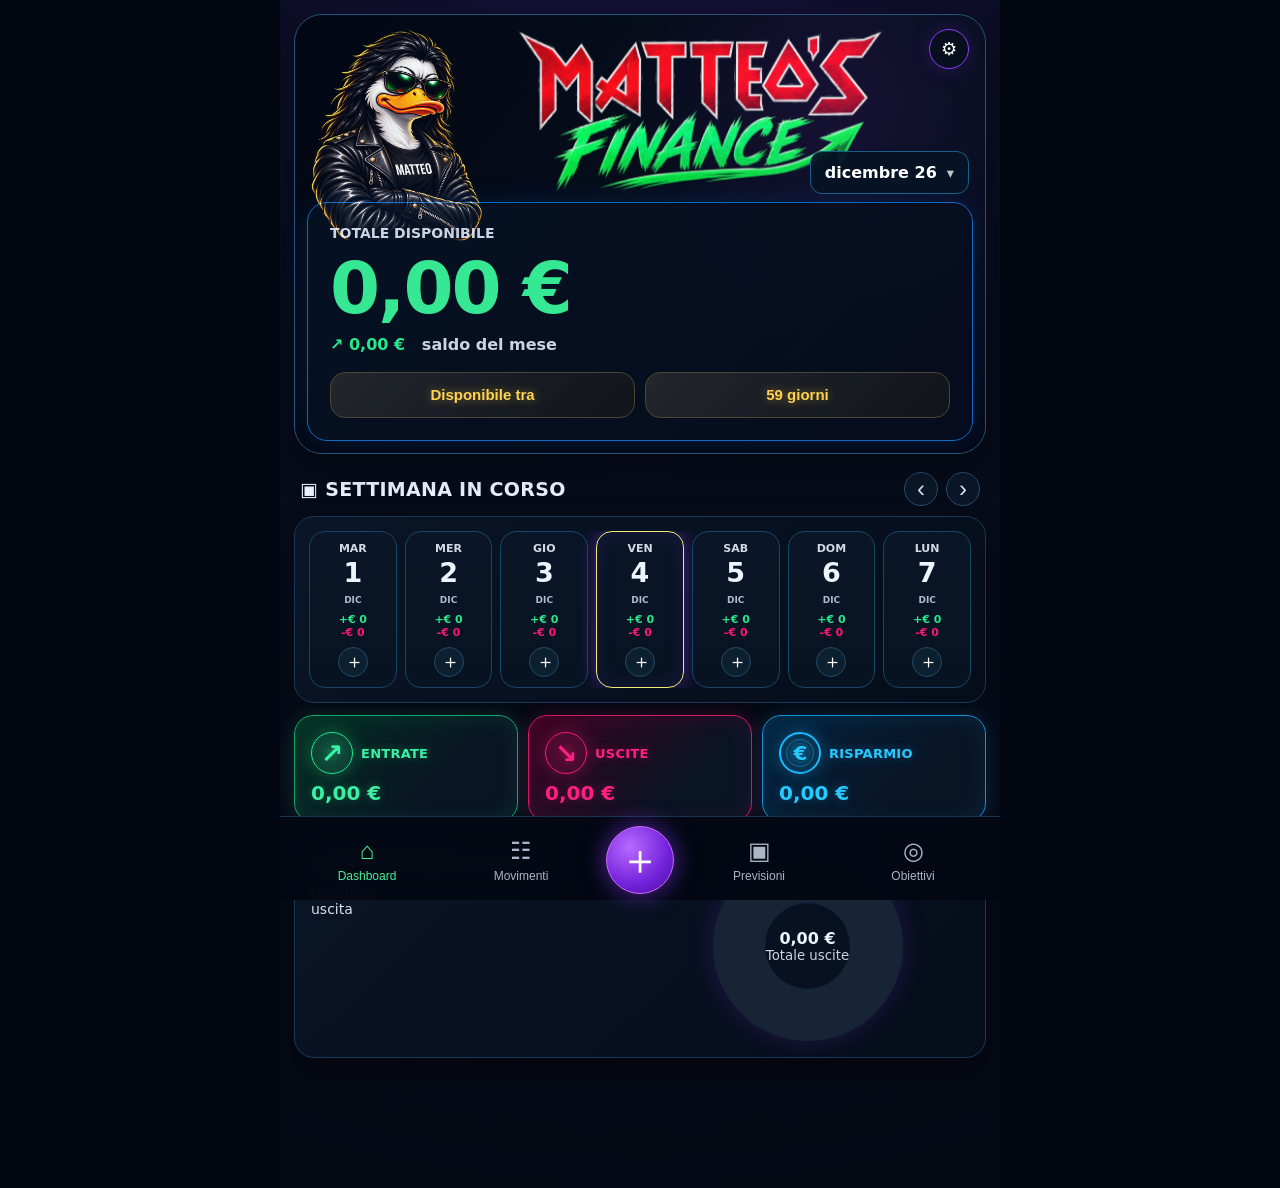
<file: index.html>
<!doctype html>
<html lang="it">
<head>
  <meta charset="utf-8" />
  <meta name="viewport" content="width=device-width, initial-scale=1, viewport-fit=cover" />
  <meta name="theme-color" content="#050b18" />
  <title>Matteo's Finance</title>
  <link rel="manifest" href="manifest.webmanifest" />
  <link rel="icon" type="image/png" sizes="32x32" href="icons/favicon-32.png" />
  <link rel="apple-touch-icon" sizes="180x180" href="apple-touch-icon.png" />
  <link rel="stylesheet" href="styles.css" />
</head>
<body>
  <div class="app-shell">
    <main id="app" class="app"></main>
    <nav class="bottom-nav" aria-label="Navigazione principale">
      <button data-nav="dashboard" class="nav-item active"><span>⌂</span><small>Dashboard</small></button>
      <button data-nav="movements" class="nav-item"><span>☷</span><small>Movimenti</small></button>
      <button id="quickAdd" class="quick-add" aria-label="Aggiungi movimento">＋</button>
      <button data-nav="forecasts" class="nav-item"><span>▣</span><small>Previsioni</small></button>
      <button data-nav="goals" class="nav-item"><span>◎</span><small>Obiettivi</small></button>
    </nav>
  </div>

  <div id="modalRoot"></div>
  <script src="app.js?v=63"></script>
</body>
</html>
</file>
<file: styles.css>
:root{
  --bg:#050b18;--panel:#091425;--panel2:#0b1629;--line:#183858;--text:#edf4ff;--muted:#aeb8ca;
  --green:#29e88b;--pink:#ff1675;--blue:#18b9ff;--purple:#8c39ff;--yellow:#ffd34f;--danger:#ff5267;
  --shadow:0 14px 34px rgba(0,0,0,.32);--radius:22px;--font:Inter,ui-sans-serif,system-ui,-apple-system,BlinkMacSystemFont,"Segoe UI",sans-serif;
}
*{box-sizing:border-box} html,body{margin:0;background:#020611;color:var(--text);font-family:var(--font)}
body{min-height:100vh}.app-shell{max-width:720px;margin:auto;min-height:100vh;background:radial-gradient(circle at 50% -10%,#17103b 0,#070c1a 44%,#050914 100%);padding-bottom:96px;overflow:hidden}
.app{padding:14px 14px 34px}.page{display:none;animation:fade .2s ease}.page.active{display:block}@keyframes fade{from{opacity:.3;transform:translateY(5px)}to{opacity:1;transform:none}}
/* Header definitivo: ordinato, senza slogan e senza elementi sovrapposti */
.hero{position:relative;min-height:430px;border:1px solid #22557d;border-radius:28px;overflow:hidden;background:radial-gradient(circle at 78% 22%,rgba(92,30,150,.22),transparent 32%),linear-gradient(135deg,#030817 0%,#07101f 58%,#090d25 100%);box-shadow:var(--shadow)}
.hero::before{content:"";position:absolute;inset:0;background:linear-gradient(180deg,rgba(0,0,0,.03),rgba(1,6,15,.15) 35%,rgba(2,6,15,.72));pointer-events:none}
.hero::after{content:"";position:absolute;left:0;right:0;top:0;height:205px;background:linear-gradient(90deg,rgba(0,0,0,.12),transparent 62%);pointer-events:none}
.duck-art{position:absolute;left:-4%;top:-10px;width:44%;max-height:245px;object-fit:cover;object-position:left top;mix-blend-mode:screen;opacity:.98;z-index:1}
.brand{position:absolute;left:38%;top:28px;z-index:3;line-height:.78;text-transform:uppercase;letter-spacing:-1px;transform:skew(-5deg);filter:drop-shadow(0 0 14px rgba(0,0,0,.6))}
.brand .matteo{display:block;font-size:clamp(25px,7vw,48px);font-weight:950;color:#eef4ff;letter-spacing:-2px;text-shadow:3px 3px 0 #10151f,0 0 14px rgba(255,255,255,.18)}
.brand .finance{display:block;font-size:clamp(42px,11vw,72px);font-weight:950;color:#2cf08b;font-style:italic;letter-spacing:-4px;text-shadow:2px 3px 0 #0c5b3d,0 0 24px rgba(41,232,139,.32)}
.hero-actions{position:absolute;right:18px;top:16px;z-index:5;display:flex;gap:10px}.icon-btn{width:48px;height:48px;border-radius:50%;border:1px solid #8c39ff;background:#07101ee8;color:white;font-size:20px;cursor:pointer;box-shadow:0 0 20px rgba(140,57,255,.18)}
.month-select{position:absolute;right:18px;top:90px;z-index:5;border:1px solid #16618b;background:#071525f2;color:#fff;padding:11px 14px;border-radius:14px;font-weight:800;max-width:180px}
.wallet-art{position:absolute;right:-7%;top:120px;width:50%;height:190px;object-fit:cover;object-position:right top;opacity:.72;mix-blend-mode:screen;z-index:1}
.balance-card{position:absolute;left:12px;right:12px;bottom:12px;z-index:4;padding:22px;border:1px solid #0e6bc2;border-radius:20px;background:linear-gradient(135deg,rgba(5,18,35,.96),rgba(7,13,30,.9));box-shadow:0 0 28px rgba(0,114,255,.16);backdrop-filter:blur(5px)}
.balance-label{font-size:14px;font-weight:800;color:#cbd4e4}.balance-value{font-size:clamp(44px,13vw,72px);font-weight:900;color:#36e793;letter-spacing:-2px;margin:5px 0}.balance-delta{font-weight:700;color:#cbd4e4}.positive{color:var(--green)}.negative{color:var(--pink)}
.balance-buttons{display:grid;grid-template-columns:1fr 1fr;gap:10px;margin-top:18px}.big-btn,.primary-btn,.secondary-btn,.danger-btn{border:1px solid #25405d;border-radius:15px;padding:14px 16px;font-weight:800;color:#fff;background:#101c2f;cursor:pointer;font-size:15px}.big-btn.income{border-color:#0ca86a;background:linear-gradient(90deg,#063829,#08271f)}.big-btn.expense{border-color:#bc135a;background:linear-gradient(90deg,#30101f,#2a0716)}.primary-btn{background:linear-gradient(135deg,#9b39ff,#5d1fe0);border-color:#a95cff}.danger-btn{background:#34121c;border-color:#9b2646}.secondary-btn{background:#101b2b}
.section{margin-top:14px}.section-title{display:flex;align-items:center;justify-content:space-between;margin:18px 6px 10px;font-size:19px;font-weight:900;letter-spacing:.3px}.panel{background:linear-gradient(135deg,rgba(10,21,39,.96),rgba(5,13,26,.94));border:1px solid #193858;border-radius:20px;box-shadow:var(--shadow)}
.week-panel{padding:14px}.week-grid{display:grid;grid-template-columns:repeat(7,1fr);gap:8px}.day-card{min-height:132px;border:1px solid #174567;border-radius:16px;padding:10px 5px;text-align:center;background:linear-gradient(180deg,#0a1527,#081322)}.day-card.today{border-color:#9b39ff;box-shadow:0 0 18px rgba(140,57,255,.45),inset 0 0 20px rgba(140,57,255,.12)}.day-name{font-size:11px;font-weight:800;color:#d3dae5}.day-num{font-size:27px;font-weight:900;margin:2px 0 8px}.day-in,.day-out{font-size:11px;font-weight:800;white-space:nowrap}.day-plus{margin-top:8px;border:1px solid #214b68;background:#0d2031;color:#fff;border-radius:50%;width:30px;height:30px;font-size:19px;cursor:pointer}
.stats-grid{display:grid;grid-template-columns:repeat(3,1fr);gap:10px;margin-top:12px}.stat-card{padding:16px;border-radius:19px;border:1px solid;background:#091424}.stat-card.green{border-color:#0fa66e;box-shadow:inset 0 0 24px rgba(41,232,139,.08)}.stat-card.pink{border-color:#b90e57;box-shadow:inset 0 0 24px rgba(255,22,117,.08)}.stat-card.blue{border-color:#1479c6;box-shadow:inset 0 0 24px rgba(24,185,255,.08)}.stat-card b{display:block;font-size:13px}.stat-card strong{display:block;font-size:20px;margin-top:7px}.stat-card small{color:var(--muted)}
.chart-panel{display:grid;grid-template-columns:1fr 1fr;gap:12px;padding:16px;margin-top:12px}.legend{list-style:none;padding:0;margin:0}.legend li{display:grid;grid-template-columns:12px 1fr auto auto;gap:8px;align-items:center;padding:4px 0;color:#d8dfeb;font-size:14px}.dot{width:10px;height:10px;border-radius:50%}.donut{width:190px;height:190px;border-radius:50%;margin:auto;background:conic-gradient(#7a21ff 0 40%,#ff1675 40% 60%,#159fff 60% 75%,#29e88b 75% 90%,#ffd34f 90% 100%);position:relative;box-shadow:0 0 26px rgba(140,57,255,.2)}.donut:after{content:"";position:absolute;inset:27%;background:#08111f;border-radius:50%;box-shadow:inset 0 0 0 1px #172b43}.donut-center{position:absolute;inset:0;z-index:2;display:flex;flex-direction:column;justify-content:center;align-items:center;text-align:center;font-weight:900}.donut-center small{color:#c9d2e0;font-weight:500}
.bottom-nav{position:fixed;left:50%;bottom:0;transform:translateX(-50%);width:min(720px,100%);height:84px;padding:9px 10px calc(9px + env(safe-area-inset-bottom));display:grid;grid-template-columns:1fr 1fr 84px 1fr 1fr;align-items:center;background:rgba(3,8,18,.95);backdrop-filter:blur(18px);border-top:1px solid #173553;z-index:20}.nav-item{height:62px;border:0;background:transparent;color:#aab5c7;display:flex;flex-direction:column;gap:4px;align-items:center;justify-content:center;cursor:pointer;font-size:24px}.nav-item small{font-size:12px}.nav-item.active{color:#47ee9a}.quick-add{width:68px;height:68px;border-radius:50%;border:1px solid #d36cff;background:radial-gradient(circle at 35% 30%,#b969ff,#7020d8 62%,#451196);color:white;font-size:42px;line-height:1;box-shadow:0 0 24px rgba(140,57,255,.6);cursor:pointer;margin:auto}
.page-head{display:flex;justify-content:space-between;align-items:center;margin:8px 0 18px}.page-head h1{margin:0;font-size:30px}
.month-control{display:flex;align-items:center;gap:10px;justify-content:center;margin:14px 0}.month-control button{border:1px solid #20415f;background:#0a1526;color:white;width:44px;height:44px;border-radius:50%;font-size:22px;cursor:pointer}.month-control select{flex:1;max-width:320px;background:#0b1628;border:1px solid #31516e;color:white;border-radius:14px;padding:12px;font-weight:800;text-align:center}
.forecast-card{padding:16px}.forecast-row{display:flex;justify-content:space-between;padding:11px 0;border-bottom:1px solid #152a42}.forecast-row:last-child{border-bottom:0}.forecast-note{margin-top:12px;padding:12px;border:1px solid #174f85;background:#08192e;border-radius:12px;color:#c7d8ef;font-size:13px}.events-list{display:grid;gap:10px}.event-row,.movement-row{padding:14px;border:1px solid #193a58;border-radius:16px;background:#081424;display:grid;grid-template-columns:54px 1fr auto;gap:12px;align-items:center}.event-icon{width:48px;height:48px;border-radius:14px;display:grid;place-items:center;background:#10253a;font-size:23px}.event-meta b{display:block}.event-meta small{color:var(--muted)}.event-actions{display:flex;gap:8px}.mini-btn{border:0;background:#102036;color:#d7e1ee;border-radius:9px;padding:8px;cursor:pointer}.mini-btn.delete{color:#ff5c78}
.bar-chart{height:220px;padding:20px;display:flex;align-items:flex-end;gap:14px;border-top:1px solid #172c46;margin-top:12px}.bar{flex:1;min-height:20px;border-radius:8px 8px 2px 2px;background:linear-gradient(180deg,#38e4aa,#176f69);position:relative}.bar span{position:absolute;bottom:-25px;left:50%;transform:translateX(-50%);font-size:11px;color:#aeb8ca}
.goal-tabs{display:flex;gap:8px;margin-bottom:12px}.goal-tabs button{flex:1;border:1px solid #193b58;background:#0a1627;color:#b8c2d0;padding:11px;border-radius:12px;cursor:pointer}.goal-tabs .active{color:white;background:#11243a}.goals-list{display:grid;gap:12px}.goal-card{padding:15px;border:1px solid #214d71;border-radius:18px;background:linear-gradient(135deg,#081725,#071221)}.goal-top{display:flex;justify-content:space-between;gap:10px}.goal-card h3{margin:0 0 4px}.goal-card p{margin:0;color:var(--muted);font-size:13px}.status{padding:7px 10px;border-radius:999px;font-size:11px;font-weight:900;height:max-content}.status.good{background:#123c28;color:#62f5a7}.status.watch{background:#4b3b10;color:#ffe170}.status.bad{background:#4c1722;color:#ff8192}.progress{height:9px;background:#172435;border-radius:999px;margin:14px 0 7px;overflow:hidden}.progress i{display:block;height:100%;border-radius:999px;background:linear-gradient(90deg,#27e28b,#8bff7a)}.goal-foot{display:flex;justify-content:space-between;color:#b9c5d3;font-size:13px}
.filters{display:flex;gap:8px;overflow:auto;margin-bottom:12px}.filter-btn{white-space:nowrap;border:1px solid #1b3956;background:#091626;color:#c8d3df;padding:9px 12px;border-radius:999px;cursor:pointer}.filter-btn.active{border-color:#39d995;color:#39d995}.movement-list{display:grid;gap:9px}.movement-amount{font-weight:900}.empty{padding:32px 16px;text-align:center;color:#a9b6c7;border:1px dashed #25445e;border-radius:18px}
.modal-backdrop{position:fixed;inset:0;background:rgba(0,0,0,.65);z-index:50;display:grid;align-items:end}.modal{width:min(720px,100%);max-height:92vh;overflow:auto;background:linear-gradient(180deg,#0c1729,#070d18);border:1px solid #244664;border-radius:26px 26px 0 0;padding:18px;box-shadow:0 -20px 50px rgba(0,0,0,.45)}.modal-head{display:flex;justify-content:space-between;align-items:center}.modal-head h2{margin:0}.close-btn{border:0;background:transparent;color:#dbe6f5;font-size:28px;cursor:pointer}.form-grid{display:grid;gap:12px;margin-top:16px}.form-grid.two{grid-template-columns:1fr 1fr}.field label{display:block;margin-bottom:6px;font-size:13px;font-weight:800;color:#cbd5e1}.field input,.field select,.field textarea{width:100%;background:#0b1728;border:1px solid #2a4661;border-radius:12px;color:white;padding:13px;font:inherit}.field textarea{min-height:74px}.type-switch,.priority-switch{display:grid;grid-template-columns:1fr 1fr;gap:8px}.priority-switch{grid-template-columns:repeat(3,1fr)}.type-switch button,.priority-switch button{padding:13px;border-radius:12px;border:1px solid #2a4661;background:#0b1728;color:#cbd5e1;cursor:pointer;font-weight:800}.type-switch .income.active{border-color:#21d783;color:#6ff7ae;background:#0d2b20}.type-switch .expense.active{border-color:#d61a68;color:#ff8ab5;background:#35101e}.priority-switch button.active{border-color:#a06cff;background:#2a1645;color:white}.modal-actions{display:flex;gap:10px;margin-top:18px}.modal-actions button{flex:1}.analysis-box{padding:14px;border:1px solid #1f4461;border-radius:14px;background:#091727}.analysis-box.good{border-color:#258452;background:#0d2d1f}.analysis-box.watch{border-color:#9b7b25;background:#2d2710}.analysis-box.bad{border-color:#8b3144;background:#32131b}
@media(max-width:520px){.hero{min-height:390px}.brand{left:39%;top:26px}.brand .matteo{font-size:29px}.brand .finance{font-size:46px}.duck-art{width:49%;max-height:235px}.wallet-art{top:128px;width:56%;height:170px;opacity:.62}.month-select{top:94px;right:14px;font-size:12px;max-width:150px}.hero-actions{right:14px;top:14px}.balance-card{padding:16px}.balance-value{font-size:50px}.week-grid{gap:5px}.day-card{min-height:114px;padding:8px 2px}.day-name{font-size:9px}.day-num{font-size:24px}.day-in,.day-out{font-size:9px}.stats-grid{grid-template-columns:1fr}.chart-panel{grid-template-columns:1fr}.donut{width:210px;height:210px}.form-grid.two{grid-template-columns:1fr}.bottom-nav{height:78px;grid-template-columns:1fr 1fr 68px 1fr 1fr}.quick-add{width:62px;height:62px}.nav-item{font-size:20px}.balance-buttons{grid-template-columns:1fr 1fr}.big-btn{padding:13px 8px;font-size:14px}}

/* Rifiniture V2 - header ordinata e impostazioni */
.hero{overflow:hidden}
.duck-art{object-fit:contain;object-position:left bottom;z-index:1}
.brand{z-index:3;pointer-events:none}
.hero-actions{z-index:5}
.month-select{z-index:5}
.wallet-art{z-index:2}
.balance-card{z-index:4}
.goal-card{display:grid;grid-template-columns:86px 1fr;gap:14px;align-items:center}.goal-visual{height:86px;border:1px solid #284b68;border-radius:22px;display:grid;place-items:center;font-size:44px;background:radial-gradient(circle at 35% 30%,rgba(89,235,177,.18),rgba(20,30,50,.7));box-shadow:inset 0 0 28px rgba(98,80,255,.12)}.goal-content{min-width:0}
.settings-section{padding:15px;margin-top:14px;border:1px solid #1f4461;border-radius:16px;background:#091727}.settings-section h3{margin:0 0 6px}.settings-section p{margin:0 0 12px;color:#aebdce;font-size:13px}.settings-row,.settings-actions{display:grid;grid-template-columns:1fr auto;gap:10px}.settings-row input{width:100%;background:#0b1728;border:1px solid #2a4661;border-radius:12px;color:white;padding:13px;font:inherit}.settings-actions{grid-template-columns:1fr 1fr}
@media(max-width:520px){.hero{min-height:440px}.duck-art{left:0!important;top:8px!important;width:50%!important;height:230px!important;max-height:none!important;opacity:.95}.brand{left:44%!important;top:30px!important;width:52%;text-align:center}.brand .matteo{font-size:27px!important}.brand .finance{font-size:42px!important}.hero-actions{right:14px!important;top:14px!important}.month-select{top:135px!important;right:14px!important}.wallet-art{top:150px!important;right:0!important;width:44%!important;height:130px!important;opacity:.48}.balance-card{left:14px!important;right:14px!important;bottom:16px!important;width:auto!important}.goal-card{grid-template-columns:72px 1fr}.goal-visual{height:72px;font-size:36px}.settings-row{grid-template-columns:1fr}.settings-actions{grid-template-columns:1fr 1fr}}


/* V2 aggiornamento finale: header pulita e icona obiettivo armonizzata */
.wallet-art{display:none!important}
.hero{min-height:430px}
.duck-art{left:0!important;top:10px!important;width:42%!important;height:220px!important;max-height:none!important;object-fit:contain!important;object-position:left top!important;opacity:.98!important}
.brand{left:41%!important;top:28px!important;width:42%;text-align:center!important}
.hero-actions{right:16px!important;top:16px!important}
.month-select{right:16px!important;top:132px!important}
.goal-card{display:block!important;padding:18px!important}
.goal-top{align-items:flex-start!important}
.goal-side{display:flex;flex-direction:column;align-items:flex-end;gap:12px;min-width:96px}
.goal-visual{width:78px;height:78px;border-radius:20px;font-size:38px;flex:none}
.goal-actions{margin-top:12px;display:flex;gap:8px}
@media(max-width:520px){.hero{min-height:440px!important}.duck-art{width:42%!important;height:220px!important;top:12px!important}.brand{left:42%!important;top:32px!important;width:42%!important}.brand .matteo{font-size:25px!important}.brand .finance{font-size:39px!important}.month-select{top:138px!important;right:14px!important}.goal-card{padding:16px!important}.goal-side{min-width:86px;gap:10px}.goal-visual{width:72px;height:72px;font-size:35px}.status{font-size:10px;padding:7px 9px}.goal-card h3{font-size:25px;line-height:1.08}.goal-card p{font-size:12px;line-height:1.35}.goal-top{gap:8px}.goal-actions{gap:8px}}

/* Ritocchi richiesti: navigazione settimana e maggiore respiro tra i riquadri */
.week-title{gap:12px}
.week-nav{display:flex;gap:8px;align-items:center}
.week-nav button{width:34px;height:34px;border:1px solid #254d70;border-radius:50%;background:#0b1728;color:#d7e6f7;font-size:24px;line-height:1;cursor:pointer}
.week-nav button:active{transform:scale(.95)}
.goals-list{gap:18px;margin-top:18px}
.goal-tabs{margin:18px 0}
.settings-section{margin-top:22px}
.settings-section + .settings-section{margin-top:24px}
.modal-head + .settings-section{margin-top:20px}
@media(max-width:520px){
  .week-nav{gap:6px}
  .week-nav button{width:30px;height:30px;font-size:21px}
  .goals-list{gap:20px;margin-top:20px}
  .goal-tabs{margin:20px 0}
  .settings-section{margin-top:24px}
}


/* Modifiche chirurgiche successive: solo spazi impostazioni, singola immagine obiettivo e slide settimana */
.settings-section{
  padding:22px 18px;
  display:grid;
  gap:16px;
}
.settings-section > h3,
.settings-section > p,
.settings-section > .field,
.settings-section > .settings-row,
.settings-section > .settings-actions,
.settings-section > button{
  margin:0;
}
.settings-section .field label{margin-bottom:8px}
.settings-row{gap:14px}
.settings-actions{gap:14px}

.goal-visual{
  display:flex!important;
  align-items:center!important;
  justify-content:center!important;
  text-align:center!important;
  line-height:1!important;
  overflow:hidden;
}

.week-grid{will-change:transform,opacity}
.week-slide-next{animation:weekSlideNext .62s cubic-bezier(.22,.8,.22,1) both}
.week-slide-prev{animation:weekSlidePrev .62s cubic-bezier(.22,.8,.22,1) both}
.week-slide-next .day-card,.week-slide-prev .day-card{animation:weekCardSettle .62s cubic-bezier(.22,.8,.22,1) both}
.week-slide-next .day-card:nth-child(1),.week-slide-prev .day-card:nth-child(7){animation-delay:0ms}
.week-slide-next .day-card:nth-child(2),.week-slide-prev .day-card:nth-child(6){animation-delay:25ms}
.week-slide-next .day-card:nth-child(3),.week-slide-prev .day-card:nth-child(5){animation-delay:50ms}
.week-slide-next .day-card:nth-child(4),.week-slide-prev .day-card:nth-child(4){animation-delay:75ms}
.week-slide-next .day-card:nth-child(5),.week-slide-prev .day-card:nth-child(3){animation-delay:100ms}
.week-slide-next .day-card:nth-child(6),.week-slide-prev .day-card:nth-child(2){animation-delay:125ms}
.week-slide-next .day-card:nth-child(7),.week-slide-prev .day-card:nth-child(1){animation-delay:150ms}
@keyframes weekSlideNext{
  from{transform:translateX(34px) rotateY(-4deg);opacity:.35}
  55%{opacity:1}
  to{transform:translateX(0) rotateY(0);opacity:1}
}
@keyframes weekSlidePrev{
  from{transform:translateX(-34px) rotateY(4deg);opacity:.35}
  55%{opacity:1}
  to{transform:translateX(0) rotateY(0);opacity:1}
}
@keyframes weekCardSettle{
  from{transform:translateY(5px) scale(.985)}
  to{transform:translateY(0) scale(1)}
}
@media(max-width:520px){
  .settings-section{padding:20px 16px;gap:16px}
  .settings-row,.settings-actions{gap:12px}
}


/* MODIFICHE 3 — esclusivamente categorie, scorrimento settimana, header dashboard e colori statistiche */
.dashboard-logo{position:absolute;left:35%;top:18px;width:42%;max-width:430px;height:170px;object-fit:contain;object-position:left center;z-index:3;pointer-events:none}
.hero .brand{display:none!important}
.hero .duck-art{left:10px!important;top:12px!important;width:34%!important;height:215px!important;object-fit:contain!important;object-position:left bottom!important;z-index:2}
.hero-actions{right:16px!important;top:14px!important;display:flex;gap:12px}
.month-select{right:16px!important;top:136px!important}
@media(max-width:520px){
  .hero .duck-art{left:8px!important;top:12px!important;width:34%!important;height:205px!important}
  .dashboard-logo{left:34%!important;top:20px!important;width:42%!important;height:155px!important}
  .hero-actions{right:14px!important;top:14px!important;gap:8px}
  .month-select{right:14px!important;top:138px!important}
}

.week-panel{overflow:hidden}
.week-viewport{overflow:hidden;width:100%}
.week-track{display:flex;width:200%;will-change:transform;transform:translateX(0)}
.week-pane{flex:0 0 50%;min-width:50%;padding:0}
.week-pane .week-grid{width:100%;padding:0}
.week-transition-next{animation:weekTrackNext .74s cubic-bezier(.18,.82,.24,1) both}
.week-transition-prev{transform:translateX(-50%);animation:weekTrackPrev .74s cubic-bezier(.18,.82,.24,1) both}
@keyframes weekTrackNext{from{transform:translateX(0)}to{transform:translateX(-50%)}}
@keyframes weekTrackPrev{from{transform:translateX(-50%)}to{transform:translateX(0)}}

.stat-card{position:relative;overflow:hidden}
.stat-card b{display:flex;align-items:center;gap:8px;letter-spacing:.02em}
.stat-icon{display:inline-grid;place-items:center;width:42px;height:42px;border-radius:50%;font-size:27px;font-weight:900;line-height:1}
.stat-card.green b,.stat-card.green strong{color:#39f0a5;text-shadow:0 0 10px rgba(41,232,139,.35)}
.stat-card.green .stat-icon{color:#39f0a5;border:1px solid #1eea91;background:radial-gradient(circle,rgba(57,240,165,.26),rgba(9,20,36,.15));box-shadow:0 0 18px rgba(41,232,139,.35),inset 0 0 14px rgba(41,232,139,.18)}
.stat-card.green{border-color:#0fa66e;background:linear-gradient(135deg,rgba(5,48,34,.92),#091424 70%);box-shadow:0 0 20px rgba(41,232,139,.16),inset 0 0 24px rgba(41,232,139,.10)}
.stat-card.pink b,.stat-card.pink strong{color:#ff1f84;text-shadow:0 0 10px rgba(255,22,117,.35)}
.stat-card.pink .stat-icon{color:#ff1f84;border:1px solid #ff1675;background:radial-gradient(circle,rgba(255,22,117,.25),rgba(9,20,36,.15));box-shadow:0 0 18px rgba(255,22,117,.35),inset 0 0 14px rgba(255,22,117,.18)}
.stat-card.pink{border-color:#d51568;background:linear-gradient(135deg,rgba(62,5,33,.92),#091424 70%);box-shadow:0 0 20px rgba(255,22,117,.16),inset 0 0 24px rgba(255,22,117,.10)}
.stat-card.blue b,.stat-card.blue strong{color:#28c9ff;text-shadow:0 0 10px rgba(24,185,255,.35)}
.stat-card.blue .stat-icon{color:#28c9ff;border:1px solid #18b9ff;background:radial-gradient(circle,rgba(24,185,255,.25),rgba(9,20,36,.15));box-shadow:0 0 18px rgba(24,185,255,.35),inset 0 0 14px rgba(24,185,255,.18)}
.stat-card.blue{border-color:#168fd9;background:linear-gradient(135deg,rgba(5,37,66,.92),#091424 70%);box-shadow:0 0 20px rgba(24,185,255,.16),inset 0 0 24px rgba(24,185,255,.10)}


/* MODIFICHE 4 — esclusivamente header, eventi futuri e icona risparmio */
/* Header: mascotte a sinistra, logo ben leggibile al centro, icone sempre libere a destra. */
.hero .duck-art{
  left:10px!important;
  top:14px!important;
  width:29%!important;
  height:210px!important;
  object-fit:contain!important;
  object-position:left bottom!important;
  z-index:2;
}
.dashboard-logo{
  left:29%!important;
  right:128px!important;
  top:14px!important;
  width:auto!important;
  max-width:none!important;
  height:166px!important;
  object-fit:contain!important;
  object-position:center center!important;
  z-index:3;
}
.hero-actions{
  right:16px!important;
  top:16px!important;
  gap:12px!important;
  z-index:6!important;
}
.month-select{z-index:6!important}
@media(max-width:520px){
  .hero .duck-art{
    left:8px!important;
    top:16px!important;
    width:28%!important;
    height:194px!important;
  }
  .dashboard-logo{
    left:27%!important;
    right:118px!important;
    top:18px!important;
    height:148px!important;
  }
  .hero-actions{right:14px!important;top:14px!important;gap:8px!important}
}

/* Eventi futuri: icona e titolo seguono lo stesso tono neon della cifra. */
.event-row.event-income .event-icon,
.event-row.event-income .event-meta b{
  color:#39f0a5;
  text-shadow:0 0 10px rgba(41,232,139,.42),0 0 20px rgba(41,232,139,.16);
}
.event-row.event-income .event-icon{
  border:1px solid rgba(57,240,165,.52);
  background:radial-gradient(circle,rgba(57,240,165,.22),rgba(16,37,58,.72));
  box-shadow:0 0 18px rgba(41,232,139,.20),inset 0 0 16px rgba(41,232,139,.10);
}
.event-row.event-expense .event-icon,
.event-row.event-expense .event-meta b{
  color:#ff1f84;
  text-shadow:0 0 10px rgba(255,22,117,.42),0 0 20px rgba(255,22,117,.16);
}
.event-row.event-expense .event-icon{
  border:1px solid rgba(255,31,132,.52);
  background:radial-gradient(circle,rgba(255,22,117,.22),rgba(16,37,58,.72));
  box-shadow:0 0 18px rgba(255,22,117,.20),inset 0 0 16px rgba(255,22,117,.10);
}
.event-row .event-meta b{font-weight:800}

/* Moneta del risparmio: resta rigorosamente nel blu neon già approvato. */
.stat-card.blue .stat-icon.coin-icon{
  position:relative;
  font-size:20px;
  font-weight:900;
  border-radius:50%;
  border-width:2px;
  letter-spacing:-.04em;
}
.stat-card.blue .stat-icon.coin-icon::before,
.stat-card.blue .stat-icon.coin-icon::after{
  content:"";
  position:absolute;
  inset:5px;
  border-radius:50%;
  border:1px solid rgba(40,201,255,.38);
  pointer-events:none;
}
.stat-card.blue .stat-icon.coin-icon::after{inset:9px;border-color:rgba(40,201,255,.16)}


/* MODIFICHE 5 — esclusivamente asset dell'header e portafoglio accanto al totale disponibile. */
.balance-label-row{
  display:flex;
  align-items:center;
  justify-content:space-between;
  gap:14px;
}
.balance-label-row .balance-label{margin:0}
.balance-wallet{
  width:72px;
  height:54px;
  object-fit:contain;
  object-position:right center;
  flex:0 0 auto;
  pointer-events:none;
}
@media(max-width:520px){
  .balance-label-row{gap:10px}
  .balance-wallet{width:62px;height:48px}
}


/* MODIFICHE 6 — esclusivamente proporzioni header, wallet accanto alla cifra e scorrimento settimana più morbido. */
/* Header: logo più raccolto, mascotte più presente e icone sempre ben separate. */
.hero .duck-art{
  left:8px!important;
  top:12px!important;
  width:33%!important;
  height:224px!important;
  object-fit:contain!important;
  object-position:left bottom!important;
}
.dashboard-logo{
  left:34%!important;
  right:128px!important;
  top:24px!important;
  height:136px!important;
  width:auto!important;
  object-fit:contain!important;
  object-position:center center!important;
}
.hero-actions{
  right:14px!important;
  top:14px!important;
  gap:10px!important;
}
@media(max-width:520px){
  .hero .duck-art{
    left:8px!important;
    top:14px!important;
    width:33%!important;
    height:218px!important;
  }
  .dashboard-logo{
    left:34%!important;
    right:124px!important;
    top:24px!important;
    height:132px!important;
  }
  .hero-actions{right:14px!important;top:14px!important;gap:8px!important}
}

/* Wallet: affiancato direttamente alla cifra del totale disponibile. */
.balance-label-row{justify-content:flex-start}
.balance-value-row{
  display:flex;
  align-items:center;
  gap:12px;
  min-width:0;
}
.balance-value-row .balance-value{margin:5px 0;min-width:0}
.balance-value-row .balance-wallet{
  width:74px;
  height:54px;
  object-fit:contain;
  object-position:center;
  flex:0 0 auto;
}
@media(max-width:520px){
  .balance-value-row{gap:10px}
  .balance-value-row .balance-wallet{width:66px;height:50px}
}

/* Settimana: niente micro-scatti dell'intera pagina, solo uno slide continuo e morbido. */
.page.dashboard-page,.page.week-changing{animation:none!important}
.week-nav button:active{transform:none}
.week-viewport{
  isolation:isolate;
  overflow:hidden;
  transform:translateZ(0);
}
.week-track{
  backface-visibility:hidden;
  transform:translate3d(0,0,0);
  will-change:transform;
}
.week-transition-next{animation:weekTrackNextSmooth 1.05s cubic-bezier(.16,1,.3,1) both}
.week-transition-prev{transform:translate3d(-50%,0,0);animation:weekTrackPrevSmooth 1.05s cubic-bezier(.16,1,.3,1) both}
@keyframes weekTrackNextSmooth{from{transform:translate3d(0,0,0)}to{transform:translate3d(-50%,0,0)}}
@keyframes weekTrackPrevSmooth{from{transform:translate3d(-50%,0,0)}to{transform:translate3d(0,0,0)}}


/* MODIFICHE 8 — esclusivamente proporzioni finali approvate di mascotte e logo. */
.hero .duck-art{
  left:6px!important;
  top:6px!important;
  width:29%!important;
  height:210px!important;
  object-fit:contain!important;
  object-position:left top!important;
}
.dashboard-logo{
  left:25%!important;
  right:118px!important;
  top:12px!important;
  height:158px!important;
  width:auto!important;
  object-fit:contain!important;
  object-position:center center!important;
}
.hero-actions{
  right:14px!important;
  top:14px!important;
  gap:10px!important;
}
@media(max-width:520px){
  .hero .duck-art{
    left:6px!important;
    top:6px!important;
    width:29%!important;
    height:202px!important;
  }
  .dashboard-logo{
    left:24%!important;
    right:112px!important;
    top:12px!important;
    height:152px!important;
  }
  .hero-actions{right:14px!important;top:14px!important;gap:8px!important}
}

/* MODIFICHE 9 — esclusivamente asset PNG corretti, header approvato e rimozione campanella. */
.hero .duck-art{
  left:4px!important;
  top:8px!important;
  width:30%!important;
  height:238px!important;
  object-fit:contain!important;
  object-position:left bottom!important;
  z-index:5!important;
  pointer-events:none!important;
}
.dashboard-logo{
  left:25%!important;
  right:98px!important;
  top:12px!important;
  height:168px!important;
  width:auto!important;
  object-fit:contain!important;
  object-position:center center!important;
  mix-blend-mode:screen;
}
.hero-actions{
  right:16px!important;
  top:16px!important;
  gap:0!important;
}
.balance-value-row .balance-wallet{
  width:78px!important;
  height:58px!important;
  mix-blend-mode:screen;
}
@media(max-width:520px){
  .hero .duck-art{
    left:4px!important;
    top:8px!important;
    width:30%!important;
    height:232px!important;
  }
  .dashboard-logo{
    left:25%!important;
    right:92px!important;
    top:12px!important;
    height:162px!important;
  }
  .hero-actions{right:14px!important;top:14px!important;gap:0!important}
  .balance-value-row .balance-wallet{width:72px!important;height:54px!important}
}


/* MODIFICHE 11 — esclusivamente posizione mascotte, proporzioni logo e dimensioni wallet. */
/* Mascotte: sollevata fino al bordo superiore del riquadro Totale disponibile. */
.hero .duck-art{
  top:-54px!important;
}
/* Logo: più piccolo e centrato all'interno dell'header. */
.dashboard-logo{
  left:30%!important;
  right:auto!important;
  top:18px!important;
  width:42%!important;
  height:138px!important;
  object-fit:contain!important;
  object-position:center center!important;
}
/* Wallet: +50% rispetto alle dimensioni di MODIFICHE 10. */
.balance-value-row .balance-wallet{
  width:117px!important;
  height:87px!important;
}
@media(max-width:520px){
  .hero .duck-art{top:-50px!important}
  .dashboard-logo{
    left:30%!important;
    top:18px!important;
    width:42%!important;
    height:134px!important;
  }
  .balance-value-row .balance-wallet{
    width:108px!important;
    height:81px!important;
  }
}

/* MODIFICHE 12 — esclusivamente proporzioni mascotte/logo e posizione wallet. */
/* Mascotte: +20%, mantenendo il bordo inferiore allineato al bordo superiore del riquadro Totale disponibile. */
.hero .duck-art{
  width:36%!important;
  height:286px!important;
  top:-102px!important;
}
/* Logo: +50% rispetto a MODIFICHE 11 e posizionato più in alto. */
.dashboard-logo{
  width:63%!important;
  height:207px!important;
  top:4px!important;
}
/* Wallet: agganciato al bordo destro della cornice del Totale disponibile. */
.balance-card .balance-wallet{
  position:absolute!important;
  right:0!important;
  top:48px!important;
}
@media(max-width:520px){
  .hero .duck-art{
    width:36%!important;
    height:278px!important;
    top:-96px!important;
  }
  .dashboard-logo{
    width:63%!important;
    height:201px!important;
    top:2px!important;
  }
  .balance-card .balance-wallet{
    right:0!important;
    top:46px!important;
  }
}

/* MODIFICHE 18 — solo margini del logo e riallineamento verticale del wallet, partendo da MODIFICHE 12. */
/* Logo: stesso ruolo dominante, ma con spazio libero rispetto a mascotte, selettore del mese e impostazioni. */
.dashboard-logo{
  left:32%!important;
  width:54%!important;
  height:180px!important;
  top:8px!important;
}
/* Wallet: mantenuto a destra e sollevato fino alla linea del "saldo del mese". */
.balance-card .balance-wallet{
  top:32px!important;
}
@media(max-width:520px){
  .dashboard-logo{
    left:31%!important;
    width:54%!important;
    height:174px!important;
    top:8px!important;
  }
  .balance-card .balance-wallet{
    top:30px!important;
  }
}

/* MODIFICHE 18 — solo layout delle card Entrate/Uscite/Risparmio su una riga. */
@media(max-width:520px){
  .stats-grid{
    grid-template-columns:repeat(3,minmax(0,1fr));
    gap:8px;
  }
  .stat-card{
    min-width:0;
    padding:12px 8px;
    border-radius:17px;
  }
  .stat-card b{
    gap:5px;
    font-size:10px;
    line-height:1.15;
  }
  .stat-card strong{
    font-size:15px;
    margin-top:8px;
    white-space:nowrap;
  }
  .stat-card small{
    display:block;
    margin-top:4px;
    font-size:10px;
    white-space:nowrap;
  }
  .stat-icon{
    width:34px;
    height:34px;
    min-width:34px;
  }
}


/* MODIFICHE 20 — solo interventi richiesti. */
/* Più respiro tra logo e impostazioni: cerchio leggermente più piccolo. */
.hero-actions .icon-btn{width:40px!important;height:40px!important;font-size:18px!important}
/* Giorno, numero e mese perfettamente in colonna. */
.day-month{font-size:9px;font-weight:900;line-height:1;margin:0 0 8px;color:#aebdce;text-align:center}
@media(max-width:520px){.day-month{font-size:8px;margin-bottom:7px}.day-card{min-height:122px!important}.day-num{margin-bottom:3px!important}}
/* Il gesto touch deve risultare naturale senza bloccare lo scroll verticale della pagina. */
.week-viewport{touch-action:pan-y;user-select:none;-webkit-user-select:none}


/* CORREZIONI RICHIESTE — Movimenti e obiettivi. */
.movement-controls{display:flex;align-items:center;gap:8px;margin:14px 0 12px}
.movement-controls .movement-month-control{margin:0;flex:0 0 auto;width:auto}
.movement-controls .movement-month-control select{flex:none;width:auto;max-width:132px;padding:9px 10px;text-align:left;font-size:13px}
.movement-controls .filters{margin:0;flex:1;display:flex;gap:6px;overflow:visible}
.movement-controls .filter-btn{flex:1;padding:9px 8px}
.movement-row.movement-income .event-icon{color:#39f0a5;border:1px solid rgba(57,240,165,.52);background:radial-gradient(circle,rgba(57,240,165,.22),rgba(16,37,58,.72));box-shadow:0 0 18px rgba(41,232,139,.20),inset 0 0 16px rgba(41,232,139,.10)}
.movement-row.movement-expense .event-icon{color:#ff1f84;border:1px solid rgba(255,31,132,.52);background:radial-gradient(circle,rgba(255,22,117,.22),rgba(16,37,58,.72));box-shadow:0 0 18px rgba(255,22,117,.20),inset 0 0 16px rgba(255,22,117,.10)}
#cushionNo.active{border-color:#21d783;color:#6ff7ae;background:#0d2b20}
@media(max-width:520px){.movement-controls{gap:6px}.movement-controls .movement-month-control select{max-width:118px;padding:9px 8px;font-size:12px}.movement-controls .filters{gap:5px}.movement-controls .filter-btn{padding:9px 6px;font-size:12px}}


/* Eventi futuri: swipe verso sinistra per scoprire l'azione di eliminazione. */
.event-swipe-wrap{position:relative;overflow:hidden;border-radius:16px}
.event-swipe-action{position:absolute;inset:0 0 0 auto;width:96px;display:flex;flex-direction:column;align-items:center;justify-content:center;gap:3px;border-radius:0 16px 16px 0;background:linear-gradient(135deg,#7d1038,#d61a68);color:#fff;box-shadow:inset 1px 0 0 rgba(255,255,255,.12);cursor:pointer}
.event-swipe-action span{font-size:24px;line-height:1}.event-swipe-action small{font-weight:800;font-size:11px}.swipeable-event{position:relative;z-index:1;touch-action:pan-y;will-change:transform}.event-swipe-wrap.open .swipeable-event{box-shadow:-8px 0 22px rgba(0,0,0,.28)}

/* Conferma in stile Matteo's Finance: sostituisce il dialogo nativo del browser. */
.confirm-card{text-align:center;padding:12px 6px 6px}.confirm-icon{width:64px;height:64px;margin:0 auto 14px;border-radius:22px;display:grid;place-items:center;font-size:30px;color:#ff5c78;border:1px solid rgba(255,31,132,.5);background:radial-gradient(circle,rgba(255,22,117,.22),rgba(16,37,58,.72));box-shadow:0 0 20px rgba(255,22,117,.18),inset 0 0 16px rgba(255,22,117,.08)}.confirm-card h2{margin:0 0 8px}.confirm-card p{margin:0;color:#aebdd0;line-height:1.5}.confirm-card p b{color:#fff}.confirm-actions{margin-top:24px}.confirm-actions .danger-btn{background:linear-gradient(135deg,#9b164b,#e21c6d);border-color:#ff4b92;box-shadow:0 0 18px rgba(255,31,132,.16)}


/* Swipe verso sinistra anche per movimenti e obiettivi. */
.movement-swipe-wrap,.goal-swipe-wrap{position:relative;overflow:hidden;border-radius:18px}
.swipe-delete-action{position:absolute;inset:0 0 0 auto;width:96px;display:flex;flex-direction:column;align-items:center;justify-content:center;gap:3px;border-radius:0 18px 18px 0;background:linear-gradient(135deg,#7d1038,#d61a68);color:#fff;box-shadow:inset 1px 0 0 rgba(255,255,255,.12);cursor:pointer}
.swipe-delete-action span{font-size:24px;line-height:1}.swipe-delete-action small{font-weight:800;font-size:11px}
.swipeable-movement,.swipeable-goal{position:relative;z-index:1;touch-action:pan-y;will-change:transform}
.movement-swipe-wrap.open .swipeable-movement,.goal-swipe-wrap.open .swipeable-goal{box-shadow:-8px 0 22px rgba(0,0,0,.28)}
/* Obiettivi: importi più leggibili e coerenti con la nuova analisi */
.goal-cost{font-size:1.18em;letter-spacing:.01em}
.goal-analysis-cost{font-size:1.18em}


/* Pacchetto 14: interventi mirati, senza alterare le dimensioni delle card Dashboard */
.day-card.today{border-color:#f3ea73!important;animation:todayNeonBreath 2.6s ease-in-out infinite;}
@keyframes todayNeonBreath{0%,100%{box-shadow:0 0 8px rgba(255,236,96,.28),0 0 16px rgba(255,236,96,.16),inset 0 0 12px rgba(255,236,96,.05)}50%{box-shadow:0 0 14px rgba(255,236,96,.72),0 0 30px rgba(255,236,96,.38),inset 0 0 18px rgba(255,236,96,.12)}}
.balance-buttons .big-btn small{display:block;margin-top:4px;font-size:11px;font-weight:800;opacity:.9}
.balance-buttons .big-btn:disabled{opacity:.65;cursor:default}
.forecast-category-panel,.forecast-chart-panel{margin-top:14px;padding:16px}
.forecast-category-panel h3,.forecast-chart-panel h3{margin:0 0 10px}
.forecast-chart-summary{display:flex;flex-wrap:wrap;gap:8px;margin-bottom:10px;color:#aebdce;font-size:12px}.forecast-chart-summary span{padding:7px 9px;border:1px solid #1d3853;border-radius:999px;background:#0a1524}.forecast-chart-summary b{color:#fff}
.forecast-chart{height:250px;position:relative;padding-bottom:28px}.forecast-chart svg{width:100%;height:100%;overflow:visible}.forecast-line{fill:none;stroke:#47ee9a;stroke-width:4;stroke-linecap:round;stroke-linejoin:round;filter:drop-shadow(0 0 7px rgba(71,238,154,.45))}.forecast-point{fill:#081424;stroke:#fff08a;stroke-width:3}.cushion-line{stroke:#f1d85c;stroke-width:2;stroke-dasharray:8 7;opacity:.9}.forecast-chart-labels{position:absolute;left:0;right:0;bottom:0;height:24px}.forecast-chart-label{position:absolute;transform:translateX(-50%);font-size:11px;color:#aebdce}
.goal-analysis-cost{font-size:inherit;margin-left:10px;white-space:nowrap}


/* MODIFICHE RICHIESTE — card analisi mensile: nessuna dimensione modificata. */
.balance-buttons .insight-ready{font-weight:800;text-align:center}
.balance-buttons .insight-size-spacer{visibility:hidden}
.balance-buttons .insight-locked{color:var(--yellow)!important;border-color:#4b4631!important;background:linear-gradient(135deg,rgba(46,50,58,.95),rgba(22,27,35,.96))!important;box-shadow:inset 0 0 0 999px rgba(0,0,0,.22)!important;opacity:1!important;cursor:default!important;text-shadow:0 0 10px rgba(255,211,79,.45)}
.analysis-income-title{color:var(--green)}
.analysis-expense-title{color:var(--pink)}

/* Allineamento solo del testo interno: nessuna modifica a dimensioni, griglia, padding o altezza delle card. */
.balance-buttons .big-btn.insight-ready,.balance-buttons .big-btn.insight-locked{position:relative}
.balance-buttons .big-btn .insight-label{position:absolute;inset:0;display:flex;align-items:center;justify-content:center;text-align:center;line-height:1.15;padding:0;pointer-events:none}


/* MODIFICHE 21 — esclusivamente movimenti Obiettivi e celebrazione del raggiungimento. */
.movement-goal .event-icon,.movement-goal .event-meta b.goal-movement-title,.movement-goal .movement-amount.goal-amount{color:#28c9ff;text-shadow:0 0 10px rgba(24,185,255,.42),0 0 20px rgba(24,185,255,.16)}
.movement-goal .event-icon{border:1px solid rgba(40,201,255,.58);background:radial-gradient(circle,rgba(24,185,255,.22),rgba(16,37,58,.72));box-shadow:0 0 18px rgba(24,185,255,.20),inset 0 0 16px rgba(24,185,255,.10)}
.goal-movement-title{font-weight:850}
.victory-screen{position:fixed;inset:0;z-index:80;overflow:hidden;background:radial-gradient(circle at 50% 30%,rgba(140,57,255,.34),transparent 28%),linear-gradient(160deg,#040816,#0a1230 56%,#050713);display:grid;place-items:center;text-align:center}
.victory-screen::before{content:"";position:absolute;inset:0;background:linear-gradient(120deg,transparent,rgba(24,185,255,.08),transparent);animation:victoryGlow 2.8s ease-in-out infinite}
.victory-content{position:relative;z-index:2;width:min(620px,92vw);padding:32px 22px}
.victory-word{font-size:clamp(58px,17vw,118px);font-weight:1000;letter-spacing:.08em;line-height:.9;color:#ffd34f;text-shadow:0 0 12px rgba(255,211,79,.95),0 0 36px rgba(255,211,79,.58),0 0 76px rgba(140,57,255,.55);animation:victoryWord .8s cubic-bezier(.18,.82,.24,1) both}
.victory-icon{font-size:clamp(62px,18vw,104px);margin:26px 0 10px;filter:drop-shadow(0 0 24px rgba(24,185,255,.45));animation:victoryBounce 1.4s ease-in-out infinite alternate}
.victory-content h2{font-size:clamp(28px,8vw,48px);margin:0 0 12px;color:#edf4ff}.victory-content p{margin:0 auto 28px;max-width:520px;color:#c9d8eb;font-size:17px}
.victory-btn{width:min(440px,100%);border:1px solid #ffe36f;border-radius:18px;padding:18px 20px;background:linear-gradient(135deg,#ffd34f,#ff9d2e);color:#160d00;font-weight:1000;font-size:18px;letter-spacing:.04em;box-shadow:0 0 30px rgba(255,211,79,.38);cursor:pointer;animation:victoryButton 1.8s ease-in-out infinite}
.confetti-field{position:absolute;inset:0;pointer-events:none}.confetti-field i{position:absolute;top:-8vh;width:9px;height:18px;border-radius:2px;background:var(--green);box-shadow:18px 10px 0 #ffd34f,-16px 28px 0 #18b9ff,9px 43px 0 #ff1675,-25px 55px 0 #8c39ff;animation:confettiFall linear infinite}
.goal-card-victory-fade .goal-card{animation:goalVictoryFade .72s ease forwards}
.completed-pulse{animation:completedPulse 1.05s ease-in-out 4!important;border-color:#ffd34f!important;box-shadow:0 0 12px rgba(255,211,79,.72),0 0 28px rgba(255,211,79,.38),inset 0 0 16px rgba(255,211,79,.14)!important}
@keyframes confettiFall{0%{transform:translate3d(0,-8vh,0) rotate(0deg);opacity:0}8%{opacity:1}100%{transform:translate3d(22px,118vh,0) rotate(720deg);opacity:.95}}
@keyframes victoryGlow{50%{transform:scale(1.08);opacity:.72}}
@keyframes victoryWord{from{transform:scale(.55) rotate(-3deg);opacity:0}to{transform:scale(1);opacity:1}}
@keyframes victoryBounce{to{transform:translateY(-8px) rotate(3deg)}}
@keyframes victoryButton{50%{transform:scale(1.025);box-shadow:0 0 44px rgba(255,211,79,.62)}}
@keyframes goalVictoryFade{0%{opacity:1;transform:scale(1);filter:blur(0)}100%{opacity:0;transform:scale(.97) translateY(-10px);filter:blur(4px)}}
@keyframes completedPulse{0%,100%{transform:scale(1)}50%{transform:scale(1.035)}}

/* PACCHETTO 26 — solo finestre native di selezione/calendario e grafico previsioni. */
#financePickerRoot{position:relative;z-index:200}
.finance-picker-backdrop{position:fixed;inset:0;z-index:200;background:rgba(1,6,16,.78);backdrop-filter:blur(6px);display:flex;align-items:flex-end;justify-content:center;padding:18px;animation:financePickerFade .16s ease}
.finance-picker-card{width:min(640px,100%);max-height:min(88vh,760px);overflow:auto;border:1px solid rgba(61,128,184,.62);border-radius:28px;background:radial-gradient(circle at 88% 0,rgba(123,57,255,.18),transparent 34%),linear-gradient(180deg,#101d31,#070e1a);box-shadow:0 0 0 1px rgba(41,232,139,.06),0 24px 60px rgba(0,0,0,.55),0 0 34px rgba(24,185,255,.10);padding:18px}
.finance-picker-head{display:flex;align-items:flex-start;justify-content:space-between;gap:16px;padding:4px 2px 14px}.finance-picker-head small{display:block;color:#2cf08b;font-weight:900;text-transform:uppercase;letter-spacing:.12em;font-size:10px;margin-bottom:5px}.finance-picker-head h2{margin:0;font-size:25px;color:#edf4ff}.finance-picker-close{width:40px;height:40px;border-radius:50%;border:1px solid #2d5375;background:#0b1728;color:#dce8f8;font-size:27px;line-height:1;cursor:pointer}
.finance-option-list{display:grid;gap:8px}.finance-option{width:100%;display:flex;align-items:center;justify-content:space-between;gap:14px;padding:16px 17px;border-radius:18px;border:1px solid #24435f;background:linear-gradient(135deg,#0b1728,#0a1322);color:#edf4ff;text-align:left;font:inherit;font-size:18px;cursor:pointer;transition:transform .14s ease,border-color .14s ease,box-shadow .14s ease}.finance-option i{font-style:normal;color:#2cf08b;font-size:22px;font-weight:900}.finance-option.selected{border-color:#28d889;background:linear-gradient(135deg,rgba(11,55,42,.95),rgba(10,25,37,.98));box-shadow:inset 0 0 20px rgba(41,232,139,.08),0 0 18px rgba(41,232,139,.10)}.finance-option:active{transform:scale(.985)}
.finance-calendar-nav{display:grid;grid-template-columns:44px 1fr 44px;align-items:center;gap:8px;margin:4px 0 14px}.finance-calendar-nav b{text-align:center;text-transform:capitalize;font-size:18px}.finance-calendar-nav button{height:42px;border-radius:14px;border:1px solid #2a4d6d;background:#0b1728;color:#edf4ff;font-size:28px;cursor:pointer}.finance-weekdays,.finance-calendar-grid{display:grid;grid-template-columns:repeat(7,1fr);gap:6px}.finance-weekdays{margin-bottom:8px;color:#91a4bb;text-align:center;font-weight:900;font-size:12px}.finance-calendar-grid{padding-bottom:10px}.finance-day{aspect-ratio:1;min-height:40px;border:1px solid transparent;border-radius:50%;background:transparent;color:#eaf2ff;font:inherit;font-size:16px;cursor:pointer}.finance-day:not(.empty):hover,.finance-day:not(.empty):active{border-color:#276c8d;background:#0d2133}.finance-day.selected{background:linear-gradient(135deg,#1768a8,#5936c6);border-color:#39bfff;box-shadow:0 0 18px rgba(24,185,255,.32);color:#fff;font-weight:900}.finance-day.empty{cursor:default}.finance-picker-actions{display:flex;gap:10px;padding-top:10px}.finance-picker-actions button{flex:1}
.forecast-grid-line{stroke:rgba(113,150,184,.22);stroke-width:1}.forecast-axis-label{fill:#7f94ac;font-size:11px;font-family:var(--font)}.forecast-value-label{fill:#eef6ff;font-size:11px;font-weight:900;font-family:var(--font);paint-order:stroke;stroke:#07101d;stroke-width:4}.cushion-label{fill:#f1d85c;font-size:11px;font-weight:800;font-family:var(--font)}
@keyframes financePickerFade{from{opacity:0;transform:translateY(8px)}to{opacity:1;transform:translateY(0)}}
@media(max-width:520px){.finance-picker-backdrop{padding:12px;align-items:center}.finance-picker-card{max-height:88vh;border-radius:26px;padding:16px}.finance-picker-head h2{font-size:22px}.finance-option{font-size:17px;padding:15px 16px}.finance-day{min-height:42px;font-size:17px}.forecast-axis-label{font-size:10px}.forecast-value-label{font-size:10px}}

/* PACCHETTO 28 — esclusivamente popup di selezione richiesti. */
.finance-choice-trigger,.finance-field-choice,.month-choice-button{
  appearance:none;-webkit-appearance:none;display:flex;align-items:center;justify-content:space-between;gap:10px;
  width:100%;background:#0b1728;border:1px solid #2a4661;border-radius:12px;color:#fff;padding:13px;font:inherit;font-weight:800;text-align:left;cursor:pointer;
}
.finance-choice-trigger{width:auto;max-width:180px;position:absolute;right:16px;top:136px;padding:11px 14px;border-color:#16618b;background:#071525f2;z-index:6}
.finance-choice-trigger span,.finance-field-choice span,.month-choice-button span{opacity:.75;font-size:.9em}
.month-choice-button{flex:1;max-width:320px;justify-content:center;text-align:center}
.finance-picker-backdrop{position:fixed;inset:0;z-index:100;background:rgba(0,0,0,.68);display:grid;align-items:end;padding:0;touch-action:none}
.finance-picker-card{width:min(720px,100%);max-height:86vh;overflow:auto;background:linear-gradient(180deg,#0c1729,#070d18);border:1px solid #2b5c80;border-radius:26px 26px 0 0;padding:18px;box-shadow:0 -20px 55px rgba(0,0,0,.55);animation:financePickerIn .18s ease-out}
.finance-picker-head{display:flex;justify-content:space-between;align-items:center;margin-bottom:14px}.finance-picker-head small{display:block;color:#6ff7ae;font-size:11px;font-weight:900;text-transform:uppercase;letter-spacing:.08em}.finance-picker-head h2{margin:3px 0 0}.finance-picker-close{border:0;background:transparent;color:#dbe6f5;font-size:28px;line-height:1;cursor:pointer;padding:4px}
.finance-option-list{display:grid;gap:8px}.finance-option{width:100%;display:flex;align-items:center;justify-content:space-between;gap:12px;padding:14px 15px;border:1px solid #1f405d;border-radius:14px;background:#091626;color:#dce8f6;font:inherit;font-weight:800;text-align:left;cursor:pointer;-webkit-tap-highlight-color:transparent}.finance-option.selected{border-color:#29e88b;background:linear-gradient(135deg,#0d2b20,#0b1728);color:#6ff7ae;box-shadow:0 0 16px rgba(41,232,139,.12)}.finance-option i{font-style:normal;font-size:18px}.finance-picker-actions{display:flex;gap:10px;margin-top:14px}.finance-picker-actions button{flex:1}
@keyframes financePickerIn{from{transform:translateY(18px);opacity:.5}to{transform:none;opacity:1}}
@media(max-width:520px){.finance-choice-trigger{right:14px;top:138px;max-width:150px;font-size:12px}.month-choice-button{max-width:none}.finance-picker-card{max-height:88vh;padding:16px}.finance-option{padding:13px 14px}}

/* PACCHETTO 31 — esclusivamente correzioni richieste: 7 giorni per volta e formato mesi. */
.movement-month-trigger{
  flex:0 0 auto!important;
  width:auto!important;
  min-width:132px;
  max-width:190px;
  height:42px;
  appearance:none;-webkit-appearance:none;
  display:flex;align-items:center;justify-content:space-between;gap:9px;
  border:1px solid #2a4661;
  border-radius:14px;
  background:linear-gradient(135deg,#0b1728,#091424);
  color:#edf4ff!important;
  padding:9px 12px;
  font:inherit;
  font-size:13px;
  font-weight:800;
  line-height:1;
  text-align:left;
  white-space:nowrap;
  overflow:hidden;
  cursor:pointer;
  box-shadow:inset 0 0 14px rgba(24,185,255,.04);
}
.movement-month-trigger span{flex:0 0 auto;color:#8ea4bc;font-size:12px}
.movement-month-trigger:hover,.movement-month-trigger:active{border-color:#18b9ff;box-shadow:0 0 14px rgba(24,185,255,.12)}
.finance-choice-trigger{min-width:142px!important;max-width:190px!important;white-space:nowrap;overflow:hidden}
.finance-choice-trigger span{flex:0 0 auto}
.month-grid{grid-template-columns:repeat(7,1fr)}
@media(max-width:520px){
  .movement-month-trigger{min-width:112px;max-width:125px;height:40px;padding:8px 9px;font-size:11px}
  .finance-choice-trigger{min-width:116px!important;max-width:132px!important;padding:10px 10px!important;font-size:12px!important}
}

/* PACCHETTO 32 — punto 1 e punto 2: note obiettivo, archivio completati e swipe Dashboard. */
.dashboard-week-swipe{touch-action:pan-y;overflow:hidden}
.goal-actions{display:flex;gap:10px}
.goal-notes-box{margin-top:14px;border:1px solid #214d71;border-radius:16px;background:#081725;padding:12px;overflow-x:auto}
.goal-notes-head,.goal-note-row{display:grid;grid-template-columns:112px minmax(150px,1fr) 90px 38px;gap:8px;align-items:center;min-width:430px}
.goal-notes-head{padding:0 4px 8px;color:#8fa3b8;font-size:11px;font-weight:900;text-transform:uppercase}
.goal-note-row{padding:7px 0;border-top:1px solid rgba(42,70,97,.55)}
.goal-note-row input{width:100%;box-sizing:border-box;border:1px solid #244b68;background:#0b1728;color:#fff;border-radius:10px;padding:9px 8px;font:inherit;font-size:12px;min-width:0}
.goal-note-row input:disabled{opacity:.9}
.goal-note-delete{padding:8px!important;min-width:34px}
.goal-notes-total{display:flex;justify-content:space-between;align-items:center;margin-top:10px;padding-top:10px;border-top:1px solid #2a4661;font-weight:900;color:#fff}
.goal-notes-total b{font-size:18px}
.goal-notes-actions{display:flex;gap:10px;margin-top:12px}
.goal-notes-actions>*{flex:1}
.goal-finish-btn{width:100%;margin-top:10px}
.completed-goal-card{border-color:#2c5f48}
.forecast-history-card{margin-bottom:14px}
@media(max-width:520px){
  .goal-actions{gap:8px}
  .goal-notes-head,.goal-note-row{grid-template-columns:105px minmax(145px,1fr) 82px 34px}
  .goal-notes-actions{flex-direction:column}
}

.goal-date-range{display:grid;grid-template-columns:1fr 1fr;gap:10px}
.goal-date-range>div{min-width:0}
.goal-date-range small{display:block;margin:0 0 5px;color:#8fa3b8;font-size:11px;font-weight:800;text-transform:uppercase}
.goal-date-range input{width:100%;box-sizing:border-box}
@media(max-width:520px){.goal-date-range{gap:8px}}

/* PACCHETTO 62 — archivio obiettivi: cancellazione definitiva. */
.archived-goal-row{width:100%;display:flex;align-items:center;justify-content:space-between;gap:12px;padding:15px 16px;margin-bottom:8px;border:1px solid #244b68;border-radius:14px;background:#0b1728;color:#fff;text-align:left;font:inherit;font-size:14px;font-weight:800;cursor:pointer}
.archived-goal-name{min-width:0;overflow:hidden;text-overflow:ellipsis;white-space:nowrap}
.archived-goal-delete{flex:0 0 auto;width:34px;height:34px;border:1px solid #8b3144;border-radius:10px;background:#32131b;color:#ff8ab5;font-size:24px;line-height:1;display:grid;place-items:center;cursor:pointer;padding:0}
.archived-goal-delete:active{transform:scale(.94)}
.archived-goal-row:active{transform:scale(.99)}


/* Avviso qualità dati: segnala le mensilità vuote dopo l'inizio della registrazione. */
.data-quality-warning{margin:10px 0 12px;padding:10px 12px;border:1px solid #ff4d67;border-radius:12px;background:rgba(120,15,35,.16);color:#ff667d;font-size:13px;font-weight:900;text-align:center;letter-spacing:.1px}
.data-quality-modal .confirm-icon{color:#ff667d}


/* CALENDARIO MATTEOSFINANCE DEFINITIVO — integrazione esclusiva del selettore data. */

.finance-month-picker{width:min(620px,100%);max-height:min(88vh,760px);border-radius:28px;background:radial-gradient(circle at 88% 0,rgba(123,57,255,.20),transparent 34%),linear-gradient(180deg,#101d31,#070e1a);box-shadow:0 24px 60px rgba(0,0,0,.55),0 0 34px rgba(24,185,255,.12);padding:18px}
.finance-month-picker .finance-calendar-nav{display:grid;grid-template-columns:48px 1fr 48px;align-items:center;gap:8px;margin:2px 0 16px}
.finance-month-picker .finance-calendar-nav b{text-align:center;font-size:20px;font-weight:900}
.finance-month-picker .finance-calendar-nav button{height:44px;border-radius:14px;border:1px solid #2a4d6d;background:#0b1728;color:#edf4ff;font-size:27px;cursor:pointer}
.finance-month-grid{display:grid;grid-template-columns:repeat(3,minmax(0,1fr));gap:8px}
.finance-month-cell{height:46px;border:1px solid #1f405d;border-radius:14px;background:#091626;color:#dce8f6;font:inherit;font-size:14px;font-weight:800;text-transform:capitalize;cursor:pointer}
.finance-month-cell.selected{border-color:#39bfff;background:linear-gradient(135deg,#1768a8,#5936c6);box-shadow:0 0 18px rgba(24,185,255,.32);color:#fff;font-weight:900}
.finance-month-cell.today{border-color:#f3ea73;box-shadow:0 0 10px rgba(255,236,96,.34)}
.finance-month-cell.selected.today{animation:todayNeonBreath 2.6s ease-in-out infinite}
@media(max-width:520px){.finance-month-picker{max-height:88vh;border-radius:26px;padding:18px}.finance-month-grid{gap:7px}.finance-month-cell{height:43px;font-size:13px}}
.finance-picker-card.finance-date-picker{position:relative;width:min(620px,100%);max-height:min(88vh,760px);border-radius:28px;background:radial-gradient(circle at 88% 0,rgba(123,57,255,.20),transparent 34%),linear-gradient(180deg,#101d31,#070e1a);box-shadow:0 24px 60px rgba(0,0,0,.55),0 0 34px rgba(24,185,255,.12);padding:18px}
.finance-picker-card.finance-date-picker .finance-calendar-nav{display:grid;grid-template-columns:48px 1fr 48px;align-items:center;gap:8px;margin:2px 0 16px;padding-top:0}
.finance-picker-card.finance-date-picker .finance-calendar-nav b{text-align:center;text-transform:capitalize;font-size:20px;margin:0}
.finance-picker-card.finance-date-picker .finance-calendar-nav button{height:44px;border-radius:14px;border:1px solid #2a4d6d;background:#0b1728;color:#edf4ff;font-size:27px;cursor:pointer}
.finance-picker-card.finance-date-picker .finance-weekdays,.finance-picker-card.finance-date-picker .finance-calendar-grid{display:grid;grid-template-columns:repeat(7,minmax(0,1fr));gap:0}
.finance-picker-card.finance-date-picker .finance-weekdays{margin-bottom:6px;color:#91a4bb;text-align:center;font-weight:900;font-size:9px;letter-spacing:0}
.finance-picker-card.finance-date-picker .finance-calendar-grid{padding-bottom:0;grid-auto-rows:38px}
.finance-picker-card.finance-date-picker .finance-day{width:38px;height:38px;justify-self:center;align-self:center;border:1px solid transparent;border-radius:50%;background:transparent;color:#eaf2ff;font:inherit;font-size:13px;cursor:pointer}
.finance-picker-card.finance-date-picker .finance-day:not(.empty):hover,.finance-picker-card.finance-date-picker .finance-day:not(.empty):active{border-color:#276c8d;background:#0d2133}
.finance-picker-card.finance-date-picker .finance-day.selected{background:linear-gradient(135deg,#1768a8,#5936c6);border-color:#39bfff;box-shadow:0 0 18px rgba(24,185,255,.32);color:#fff;font-weight:900}
.finance-picker-card.finance-date-picker .finance-day.today{border-color:#f3ea73;animation:todayNeonBreath 2.6s ease-in-out infinite}
.finance-picker-card.finance-date-picker .finance-day.empty{cursor:default}
input[data-finance-date-input="1"]{cursor:pointer}
@media(max-width:520px){.finance-picker-card.finance-date-picker{max-height:88vh;border-radius:26px;padding:18px}.finance-picker-card.finance-date-picker .finance-day{width:38px;height:38px;font-size:13px}.finance-picker-card.finance-date-picker .finance-calendar-nav{grid-template-columns:44px 1fr 44px}}

/* LIBRERIA ICONE MATTEOS FINANCE — sola resa grafica, senza modificare layout o dati. */
.finance-icon-img{width:40px;height:40px;display:block;object-fit:cover;border-radius:11px;flex:none}
.event-icon .finance-icon-img{width:48px;height:48px;border-radius:14px;object-fit:cover}
.goal-visual .finance-icon-img{width:100%;height:100%;border-radius:inherit;object-fit:cover}
.movement-row.movement-income .event-icon .finance-icon-img{filter:drop-shadow(0 0 7px rgba(57,240,165,.52))}
.movement-row.movement-expense .event-icon .finance-icon-img{filter:drop-shadow(0 0 7px rgba(255,31,132,.52))}
.movement-row.movement-goal .event-icon .finance-icon-img{filter:drop-shadow(0 0 8px rgba(40,201,255,.58))}
.event-row.event-income .event-icon .finance-icon-img{filter:drop-shadow(0 0 7px rgba(57,240,165,.52))}
.event-row.event-expense .event-icon .finance-icon-img{filter:drop-shadow(0 0 7px rgba(255,31,132,.52))}

.future-events-consult-card{margin-top:14px;width:100%;display:flex;align-items:center;justify-content:space-between;gap:12px;padding:18px 16px;cursor:pointer;text-align:left;color:#f4f8ff;font:inherit;transition:transform .16s ease,box-shadow .16s ease}
.future-events-consult-card span{font-weight:800;letter-spacing:.04em}
.future-events-consult-card b{font-size:30px;line-height:1;color:#f3ea73}
.future-events-consult-card:active{transform:scale(.985)}
.future-events-page-head{display:grid;grid-template-columns:44px 1fr 44px;align-items:center;gap:8px}
.future-events-page-head h1{margin:0;text-transform:none}
.future-events-consult-list{display:grid;gap:0}
.future-event-consult-row{display:grid;grid-template-columns:1.15fr 1.7fr 1fr auto;align-items:center;gap:10px;padding:13px 0;border-bottom:1px solid #152a42;color:#d7e1ee;font-size:14px;line-height:1.35}
.future-event-consult-row:last-child{border-bottom:0}
.future-event-consult-date{white-space:nowrap}
.future-event-consult-description{min-width:0;overflow-wrap:anywhere}
.future-event-consult-category{min-width:0;color:#93a8bd;overflow-wrap:anywhere}
.future-event-consult-row strong{white-space:nowrap;text-align:right}
@media (max-width:520px){.future-event-consult-row{grid-template-columns:1fr auto;gap:5px 10px}.future-event-consult-date{grid-column:1}.future-event-consult-row strong{grid-column:2;grid-row:1}.future-event-consult-description{grid-column:1 / -1}.future-event-consult-category{grid-column:1 / -1;font-size:12px}}

/* DASHBOARD — ripristino logo + mascotte e proporzioni della card principale. */
.hero{min-height:440px!important}
.hero .dashboard-banner{display:none!important}
.hero .duck-art{
  position:absolute;
  left:8px!important;
  top:12px!important;
  width:34%!important;
  height:205px!important;
  max-height:none!important;
  object-fit:contain!important;
  object-position:left top!important;
  mix-blend-mode:screen;
  opacity:.98!important;
  z-index:2;
  pointer-events:none;
}
.hero .brand{
  display:block!important;
  position:absolute;
  left:42%!important;
  top:30px!important;
  width:42%!important;
  z-index:3;
  line-height:.78;
  text-align:center!important;
  text-transform:uppercase;
  letter-spacing:-1px;
  transform:skew(-5deg);
  filter:drop-shadow(0 0 14px rgba(0,0,0,.6));
  pointer-events:none;
}
.hero .brand .matteo{display:block;font-size:27px!important;font-weight:950;color:#eef4ff;letter-spacing:-2px;text-shadow:3px 3px 0 #10151f,0 0 14px rgba(255,255,255,.18)}
.hero .brand .finance{display:block;font-size:42px!important;font-weight:950;color:#2cf08b;font-style:italic;letter-spacing:-4px;text-shadow:2px 3px 0 #0c5b3d,0 0 24px rgba(41,232,139,.32)}
.hero .hero-actions{right:14px!important;top:14px!important;z-index:5}
.hero .month-select{right:14px!important;top:138px!important;z-index:5}
@media(min-width:521px){
  .hero .duck-art{left:10px!important;top:12px!important;width:34%!important;height:215px!important}
  .hero .brand{left:41%!important;top:28px!important;width:42%!important}
  .hero .brand .matteo{font-size:30px!important}
  .hero .brand .finance{font-size:46px!important}
  .hero .hero-actions{right:16px!important;top:14px!important}
  .hero .month-select{right:16px!important;top:136px!important}
}

/* Pacchetto 71: eventi futuri riconosciuti/archiviati e modali coerenti Matteos Finance */
.future-events-section-title{margin:22px 0 10px;font-size:12px;font-weight:900;letter-spacing:.08em;color:#aebed1}
.future-events-archive-box{margin-top:22px;padding:14px 16px;border:1px solid #21415d;border-radius:18px;background:linear-gradient(180deg,#0b1728,#08111f);box-shadow:inset 0 0 24px rgba(38,112,166,.06)}
.future-events-archive-box .future-events-section-title{margin:0 0 10px;color:#d7e4f4}
.future-event-archived-row{width:100%;border:1px solid #193a58;border-radius:16px;background:#091523;color:#d7e1ee;padding:14px;text-align:left;display:grid;grid-template-columns:1.15fr 1.7fr 1fr auto;align-items:center;gap:10px;font:inherit;cursor:pointer;position:relative;z-index:1;touch-action:pan-y;will-change:transform}
.future-event-archived-row strong{text-align:right;white-space:nowrap}
.future-event-archived-meta{grid-column:1 / -1;color:#8197ad;font-size:11px;line-height:1.35}
.archived-event-swipe-wrap{position:relative}
.archived-event-swipe-wrap + .archived-event-swipe-wrap{margin-top:10px}
.archived-event-swipe-action{background:linear-gradient(135deg,#6f1238,#d61a68)}
.future-recognition-card,.future-event-duplicate-modal{text-align:center;padding:12px 6px 6px}
.future-recognition-card h2,.future-event-duplicate-modal h2{margin:0 0 8px}
.future-recognition-card p,.future-event-duplicate-modal p{margin:0 0 10px;color:#aebdd0;line-height:1.5}
.future-event-candidate-list{display:grid;gap:9px;margin-top:16px;text-align:left}
.future-event-candidate{width:100%;display:flex;align-items:center;justify-content:space-between;gap:12px;padding:13px 14px;border:1px solid #254a69;border-radius:14px;background:linear-gradient(135deg,#0b1b2d,#0b1523);color:#e5eef8;cursor:pointer;font:inherit;text-align:left;box-shadow:inset 0 0 18px rgba(28,112,171,.06)}
.future-event-candidate:active{transform:scale(.985)}
.future-event-candidate span{min-width:0;display:grid;gap:4px}
.future-event-candidate b{font-weight:800;overflow-wrap:anywhere}
.future-event-candidate small{color:#8fa5ba;font-size:11px}
.future-event-candidate strong{white-space:nowrap}
.forecast-recognized-insights{display:grid;gap:4px;margin:0 0 8px 0;padding-left:4px}
.forecast-recognized-insight{font-size:11px;line-height:1.4;color:#9db0c5}
.forecast-recognized-insight.positive{color:#65e7a6}
.forecast-recognized-insight.negative{color:#ff91b4}
@media (max-width:520px){
  .future-event-archived-row{grid-template-columns:1fr auto;gap:5px 10px}
  .future-event-archived-row .future-event-consult-date{grid-column:1}
  .future-event-archived-row strong{grid-column:2;grid-row:1}
  .future-event-archived-row .future-event-consult-description{grid-column:1 / -1}
  .future-event-archived-row .future-event-consult-category{grid-column:1 / -1;font-size:12px}
}


/* Modifiche previsione v78: controlli discreti e avvisi consultabili solo al tap */
.forecast-inclusion-hint{margin:-2px 2px 8px;color:#71839a;font-size:10px;line-height:1.35}
.forecast-toggle{display:inline-flex;align-items:center;gap:5px;color:#7f91a8;font-size:10px;font-weight:700;white-space:nowrap;cursor:pointer;user-select:none;opacity:.78}
.forecast-toggle:hover{opacity:1}
.forecast-toggle input{width:13px;height:13px;margin:0;accent-color:var(--blue);cursor:pointer}
.forecast-toggle input:not(:checked)+span{color:#697a90}
.forecast-history-trigger{margin-bottom:14px;width:100%;display:flex;align-items:center;justify-content:space-between;gap:12px;padding:16px;text-align:left;color:#f4f8ff;font:inherit;cursor:pointer}
.forecast-history-trigger span{font-weight:800}
.forecast-history-trigger b{font-size:28px;line-height:1;color:#f3ea73}
.forecast-history-trigger:active{transform:scale(.985)}
.forecast-comparison-box{border:1px solid #1d3e5d;border-radius:18px;overflow:hidden;background:#081424}
.forecast-comparison-row{display:grid;grid-template-columns:minmax(90px,1.1fr) repeat(3,minmax(70px,1fr));gap:8px;align-items:center;padding:12px 10px;border-bottom:1px solid #17334e}
.forecast-comparison-row:last-child{border-bottom:0}
.forecast-comparison-row>span{font-weight:800}
.forecast-comparison-row div{display:flex;flex-direction:column;gap:2px;text-align:right}
.forecast-comparison-row small{font-size:9px;color:var(--muted);text-transform:uppercase}
.forecast-comparison-row b{font-size:12px}
.forecast-verification-warnings{display:grid;gap:8px;margin-top:14px}
.forecast-warning-item{width:100%;display:flex;align-items:center;justify-content:space-between;gap:10px;padding:12px 14px;border:1px solid #65551d;border-radius:14px;background:#211d0c;color:#ffe170;font:inherit;text-align:left;cursor:pointer}
.forecast-warning-item b{font-size:24px;line-height:1}
.verification-list{display:grid;gap:8px;margin-top:14px}
.verification-row{display:flex;align-items:center;justify-content:space-between;gap:12px;padding:12px;border:1px solid #1b3b58;border-radius:14px;background:#081424}
.verification-row>div{min-width:0}
.verification-row b{display:block;overflow:hidden;text-overflow:ellipsis}
.verification-row small{display:block;color:var(--muted);font-size:11px;margin-top:3px}
.verification-row>strong{white-space:nowrap}
.verification-actual{display:block!important;font-weight:500}
@media(max-width:520px){
  .forecast-comparison-row{grid-template-columns:1fr 1fr 1fr 1fr;font-size:11px}
  .forecast-comparison-row>span{grid-column:1/-1}
  .forecast-comparison-row div{text-align:left}
  .forecast-toggle span{display:none}
  .forecast-toggle{gap:0}
}

/* Pacchetto 81 — impostazione previsione discreta e su una sola linea. */
.forecast-setting{margin-top:2px;padding:2px 0;border:0;background:transparent}
.forecast-toggle-modal{display:inline-flex;align-items:center;gap:7px;opacity:.82;font-size:10px;line-height:1.2;white-space:nowrap}
.forecast-toggle-modal input{width:13px;height:13px;margin:0}

.dashboard-expense-category{cursor:pointer;transition:background .15s,transform .15s;border-radius:8px}.dashboard-expense-category:hover{background:rgba(255,255,255,.045)}.dashboard-expense-category:active{transform:scale(.995)}.dashboard-expense-category:focus-visible{outline:1px solid #6ee7ff;outline-offset:2px}.category-detail-total{display:flex;justify-content:space-between;align-items:center;margin:14px 0 8px;padding:11px 12px;border:1px solid #1d3853;border-radius:10px;background:#0a1524;color:#aebdce}.category-detail-total b{color:#fff;font-size:18px}.category-detail-list{display:flex;flex-direction:column;gap:2px;max-height:52vh;overflow:auto}.category-detail-row{display:flex;justify-content:space-between;align-items:center;gap:14px;padding:11px 4px;border-bottom:1px solid #172c46}.category-detail-row:last-child{border-bottom:0}.category-detail-row div{min-width:0}.category-detail-row b{display:block;color:#e7edf7;white-space:nowrap;overflow:hidden;text-overflow:ellipsis}.category-detail-row small{display:block;margin-top:3px;color:#8796aa;font-size:11px}.category-detail-row strong{white-space:nowrap}

/* Pacchetto 84 — testo esplicativo del checkbox previsione sempre visibile nella card movimento. */
@media(max-width:520px){
  .forecast-toggle-modal span{display:inline;font-size:10px;line-height:1.2;font-weight:600}
  .forecast-toggle-modal{gap:6px;font-size:10px}
}
.cushion-tradeoff-box{margin-top:14px;padding:13px;border:1px solid #9b7b25;border-radius:14px;background:#241f0d;color:#f7e7b0}.cushion-tradeoff-box p{margin:6px 0 10px;color:#d8d0b7;font-size:13px;line-height:1.45}.cushion-tradeoff-check{display:flex;align-items:flex-start;gap:9px;cursor:pointer;font-size:13px;font-weight:800;line-height:1.35}.cushion-tradeoff-check input{margin-top:2px;accent-color:#a06cff;flex:0 0 auto}.cushion-tradeoff-box>small{display:block;margin-top:9px;color:#d8d0b7}
</file>
